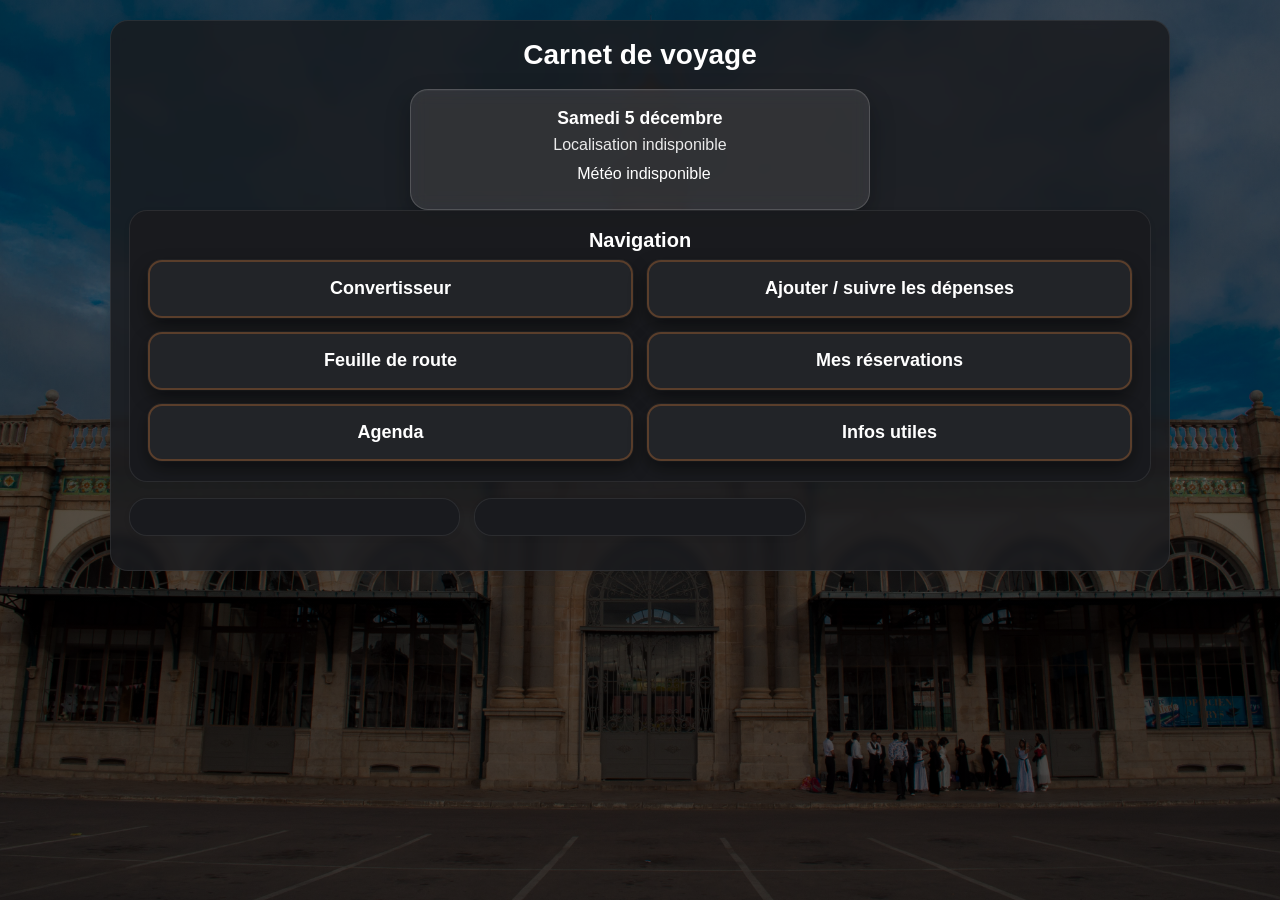
<file: index.html>
<!DOCTYPE html>
<html lang="fr">
<head>
 <meta charset="UTF-8" />
  <meta name="viewport" content="width=device-width, initial-scale=1.0" />
  <title>Madagascar 2026</title>

  <link rel="stylesheet" href="assets/css/style.css" />

  <link rel="manifest" href="manifest.json">
  <link rel="apple-touch-icon" href="icon-192.png">

  <meta name="apple-mobile-web-app-capable" content="yes">
  <meta name="theme-color" content="#1976d2">
  
  <style>

/* ===============================
PALETTE COULEUR
=============================== */

:root {
  --bg-main: #0f0f10;
  --bg-panel: rgba(27, 28, 31, 0.85);
  --bg-card: rgba(35, 37, 42, 0.92);

  --border-main: #5a3e2b;
  --border-soft: rgba(255,255,255,0.08);
}

/* ===============================
FOND AVEC IMAGE
=============================== */

body {

  margin: 0;
  font-family: Arial, sans-serif;

  background-image:
    linear-gradient(
      rgba(0,0,0,0.55),
      rgba(0,0,0,0.65)
    ),
    url("./assets/img/soarano.jpg");

  background-size: cover;
  background-position: center;
  background-repeat: no-repeat;

  /* dynamique desktop */

  background-attachment: fixed;

}

/* mobile stabilité */

@media (max-width: 768px) {

  body {
    background-attachment: scroll;
  }

}

/* ===============================
TOUTES LES POLICES EN BLANC
=============================== */

* {
  color: #ffffff !important;
}

/* ===============================
MISE EN PAGE
=============================== */

.page {
  max-width: 1100px;
  margin: auto;
  padding: 20px;
}

/* ===============================
PANELS
=============================== */

.panel,
.summary-card,
.today-banner,
.hero {

 text-align: center;
 
 background: var(--bg-panel);

  border: 1px solid var(--border-soft);

  border-radius: 18px;

  padding: 18px;

  margin-bottom: 16px;

  backdrop-filter: blur(4px);

}

/* ===============================
GRILLES
=============================== */

.nav-grid {

  display: grid;

  grid-template-columns: repeat(2, 1fr);

  gap: 14px;

}

.grid-2 {

  display: grid;

  grid-template-columns: repeat(2, 1fr);

  gap: 16px;

}

.grid-3 {

  display: grid;

  grid-template-columns: repeat(3, 1fr);

  gap: 14px;

}

/* responsive */

@media (max-width: 900px) {

  .nav-grid,
  .grid-2,
  .grid-3 {

    grid-template-columns: 1fr;

  }

}

/* ===============================
BOUTONS NAVIGATION EN RELIEF
=============================== */

.nav-item {

  background: var(--bg-card);

  border: 2px solid var(--border-main);

  border-radius: 14px;

  padding: 16px;

  text-decoration: none;

  display: block;

  transition: all 0.15s ease;

  transform: translateY(-2px);

  box-shadow:

    0 8px 18px rgba(0,0,0,0.45),
    0 0 0 1px rgba(255,255,255,0.04);

}

/* hover */

.nav-item:hover {

  transform: translateY(-4px);

  box-shadow:

    0 12px 24px rgba(0,0,0,0.55);

}

/* pression tactile */

.nav-item:active {

  transform: translateY(1px);

  box-shadow:

    0 4px 10px rgba(0,0,0,0.35);

}

/* ===============================
FOOTER
=============================== */

.page-footer {

  text-align: center;

  padding: 20px;

  opacity: 0.7;

}

/* ===============================
BLOC DATE & MÉTÉO LOCALE
=============================== */

.local-weather-wrap {
  display: flex;
  justify-content: center;
  margin-top: 18px;
}

.local-weather-card {
  background: rgba(255,255,255,0.10);
  border: 1px solid rgba(255,255,255,0.16);
  border-radius: 18px;
  padding: 18px 22px;
  text-align: center;
  min-width: 290px;
  max-width: 460px;
  width: 100%;
  box-shadow:
    0 10px 24px rgba(0,0,0,0.28),
    inset 0 1px 0 rgba(255,255,255,0.04);
  backdrop-filter: blur(8px);
}

.local-weather-date {
  font-size: 1.1rem;
  font-weight: 700;
  line-height: 1.25;
  margin-bottom: 6px;
}

.local-weather-city {
  font-size: 1rem;
  opacity: 0.9;
  margin-bottom: 10px;
}

.local-weather-line {
  display: flex;
  align-items: center;
  justify-content: center;
  gap: 8px;
  flex-wrap: wrap;
  margin-bottom: 8px;
}

.local-weather-icon {
  font-size: 1.45rem;
  line-height: 1;
}

.local-weather-text {
  font-size: 1rem;
  line-height: 1.2;
}

.local-weather-minmax {
  font-size: 0.95rem;
  line-height: 1.2;
}

.local-weather-minmax .min-temp {
  color: #64b5f6 !important;
  font-weight: 700;
}

.local-weather-minmax .max-temp {
  color: #ffb74d !important;
  font-weight: 700;
}

@media (max-width: 480px) {
  .local-weather-card {
    min-width: auto;
    padding: 16px 14px;
  }

  .local-weather-date {
    font-size: 1rem;
  }

  .local-weather-city,
  .local-weather-text,
  .local-weather-minmax {
    font-size: 0.95rem;
  }
}

  </style>

</head>

<body>

<main class="page">

  <section class="hero">

    <h1>
      Carnet de voyage
    </h1>

    <div class="local-weather-wrap">
      <div class="local-weather-card">
        <div id="date" class="local-weather-date">Chargement...</div>
        <div id="city" class="local-weather-city"></div>

        <div class="local-weather-line">
          <span id="icon" class="local-weather-icon"></span>
          <span id="weather" class="local-weather-text"></span>
        </div>

        <div id="minmax" class="local-weather-minmax"></div>
      </div>
    </div>
 
  

  <section class="panel">

    <h2 class="section-title">
      Navigation
    </h2>

    <div class="nav-grid">

      <a class="nav-item" href="./pages/convertisseur.html">
        <strong>Convertisseur</strong>
      </a>

      <a class="nav-item" href="./pages/depenses.html">
        <strong>Ajouter / suivre les dépenses</strong>
      </a>

      <a class="nav-item" href="./pages/feuille-de-route.html">
        <strong>Feuille de route</strong>
      </a>

      <a class="nav-item" href="./pages/reservations.html">
        <strong>Mes réservations</strong>
      </a>

      <a class="nav-item" href="./pages/agenda.html">
        <strong>Agenda</strong>
      </a>

      <a class="nav-item" href="./pages/infos-utiles.html">
        <strong>Infos utiles</strong>
      </a>

    </div>

  </section>

   <section>
  <section class="grid-3">

    <div class="panel">
    </div>

    <div class="panel">
    </div>

  </section>

</main>

<script>
function formatDate() {
  const now = new Date();

  let text = now.toLocaleDateString("fr-FR", {
    weekday: "long",
    day: "numeric",
    month: "long"
  });

  text = text.charAt(0).toUpperCase() + text.slice(1);
  document.getElementById("date").textContent = text;
}

function weatherCodeToText(code) {
  const map = {
    0: "Ciel dégagé",
    1: "Principalement dégagé",
    2: "Partiellement nuageux",
    3: "Couvert",
    45: "Brouillard",
    48: "Brouillard givrant",
    51: "Bruine légère",
    53: "Bruine modérée",
    55: "Bruine dense",
    61: "Pluie faible",
    63: "Pluie modérée",
    65: "Pluie forte",
    71: "Neige faible",
    73: "Neige modérée",
    75: "Neige forte",
    80: "Averses faibles",
    81: "Averses modérées",
    82: "Averses fortes",
    95: "Orage"
  };

  return map[code] || "Météo inconnue";
}

function weatherIcon(code) {
  if (code === 0) return "☀️";
  if (code === 1 || code === 2) return "🌤️";
  if (code === 3) return "☁️";
  if (code === 45 || code === 48) return "🌫️";
  if ([51, 53, 55, 61, 63, 65, 80, 81, 82].includes(code)) return "🌧️";
  if ([71, 73, 75].includes(code)) return "❄️";
  if (code === 95) return "⛈️";
  return "🌤️";
}

function setWeatherFallback(messageCity = "Antananarivo", messageWeather = "Météo indisponible") {
  document.getElementById("city").textContent = messageCity;
  document.getElementById("weather").textContent = messageWeather;
  document.getElementById("icon").textContent = "🌤️";
  document.getElementById("minmax").textContent = "";
}

async function loadLocationName(lat, lon) {
  try {
    const response = await fetch(
      `https://nominatim.openstreetmap.org/reverse?format=jsonv2&lat=${lat}&lon=${lon}`
    );

    if (!response.ok) {
      throw new Error("Erreur géocodage");
    }

    const geoData = await response.json();

    const city =
      geoData.address.city ||
      geoData.address.town ||
      geoData.address.village ||
      geoData.address.municipality ||
      geoData.address.county ||
      "Lieu inconnu";

    document.getElementById("city").textContent = city;
  } catch {
    document.getElementById("city").textContent = "Localisation indisponible";
  }
}

async function loadWeather(lat, lon) {
  try {
    const response = await fetch(
      `https://api.open-meteo.com/v1/forecast?latitude=${lat}&longitude=${lon}&current=temperature_2m,weather_code&daily=temperature_2m_min,temperature_2m_max&timezone=auto`
    );

    if (!response.ok) {
      throw new Error("Erreur météo");
    }

    const data = await response.json();

    const temp = Math.round(data.current.temperature_2m);
    const code = data.current.weather_code;
    const min = Math.round(data.daily.temperature_2m_min[0]);
    const max = Math.round(data.daily.temperature_2m_max[0]);

    document.getElementById("icon").textContent = weatherIcon(code);
    document.getElementById("weather").textContent = `${temp}° ${weatherCodeToText(code)}`;
    document.getElementById("minmax").innerHTML =
      `Min : <span class="min-temp">${min}°</span> Max : <span class="max-temp">${max}°</span>`;
  } catch {
    document.getElementById("weather").textContent = "Météo indisponible";
    document.getElementById("icon").textContent = "";
    document.getElementById("minmax").textContent = "";
  }
}

async function initWeather(lat, lon) {
  await Promise.all([
    loadLocationName(lat, lon),
    loadWeather(lat, lon)
  ]);
}

formatDate();

if (navigator.geolocation) {
  navigator.geolocation.getCurrentPosition(
    (position) => {
      initWeather(position.coords.latitude, position.coords.longitude);
    },
    () => {
      initWeather(-18.8792, 47.5079);
    },
    {
      enableHighAccuracy: true,
      timeout: 10000,
      maximumAge: 600000
    }
  );
} else {
  initWeather(-18.8792, 47.5079);
}
</script>

<script src="assets/js/app.js"></script>

</body>
</html>
</file>
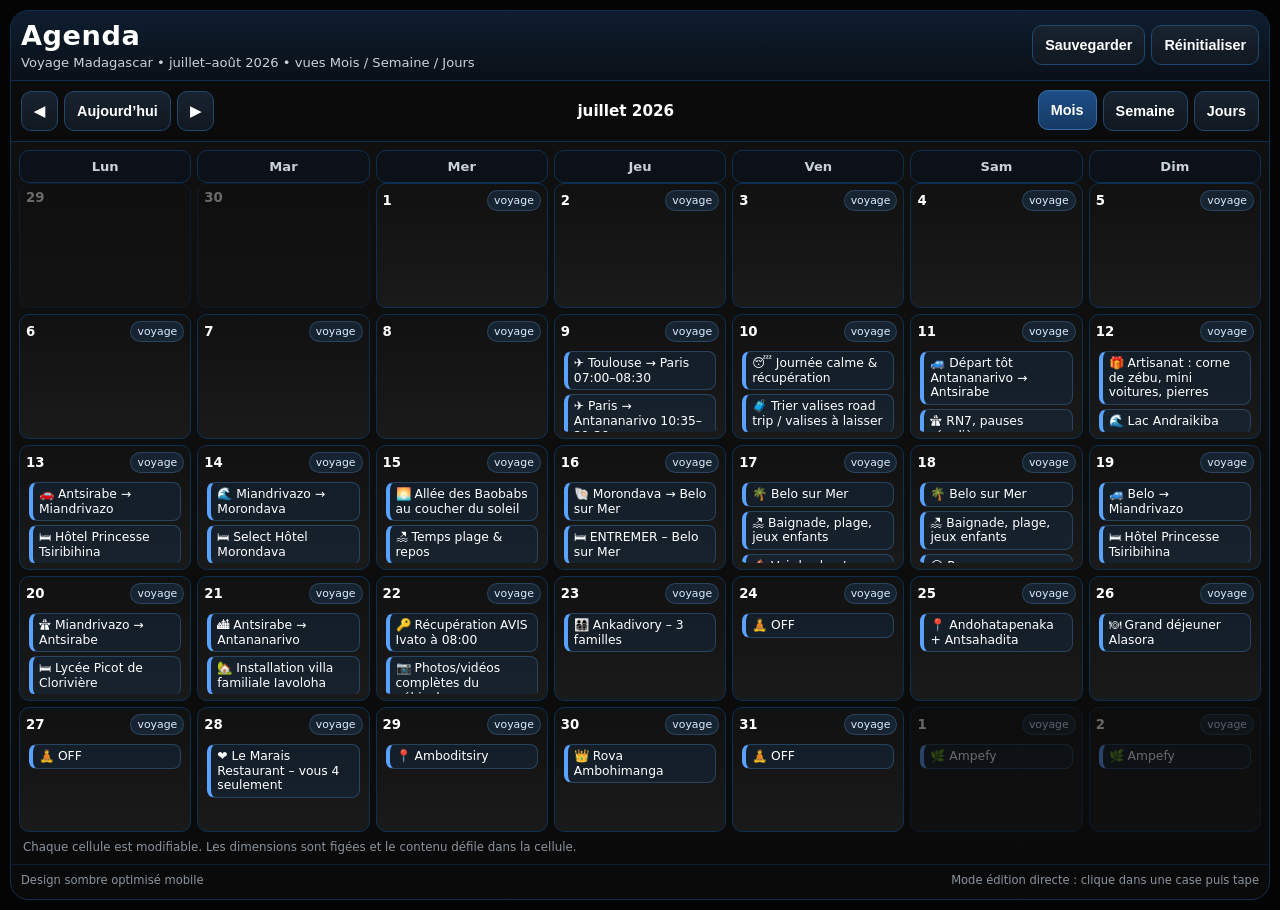
<file: pages/agenda.html>
<!DOCTYPE html>
<html lang="fr">
<head>
  <meta charset="UTF-8" />
  <meta name="viewport" content="width=device-width, initial-scale=1.0" />
  <title>Agenda</title>
  <style>
    :root {
      --bg: #050505;
      --panel: #111111;
      --panel-2: #1a1a1a;
      --border: #0f2f52;
      --border-2: #20486f;
      --text: #ffffff;
      --muted: #c9d1d9;
      --soft: #8b949e;
      --accent: #153a63;
      --accent-2: #1d4f86;
      --today: #0c2238;
      --shadow: 0 10px 30px rgba(0, 0, 0, 0.35);
      --radius: 14px;
      --radius-sm: 10px;
      --font: Inter, ui-sans-serif, system-ui, -apple-system, BlinkMacSystemFont, "Segoe UI", sans-serif;
      --month-cell-height: 125px;
      --week-cell-height: 72px;
      --day-cell-height: 68vh;
    }

    * {
      box-sizing: border-box;
    }

    html, body {
      margin: 0;
      padding: 0;
      min-height: 100%;
      background: var(--bg);
      color: var(--text);
      font-family: var(--font);
    }

    body {
      padding: 10px;
    }

    .app {
      width: 100%;
      max-width: 1440px;
      margin: 0 auto;
      display: grid;
      gap: 10px;
    }

    .shell {
      background: linear-gradient(180deg, rgba(17, 17, 17, 0.98), rgba(10, 10, 10, 0.98));
      border: 1px solid var(--border);
      border-radius: 18px;
      overflow: hidden;
      box-shadow: var(--shadow);
    }

    .topbar {
      display: grid;
      grid-template-columns: 1fr auto;
      gap: 10px;
      align-items: center;
      padding: 10px;
      border-bottom: 1px solid var(--border);
      background: linear-gradient(180deg, rgba(14, 30, 49, 0.95), rgba(10, 16, 24, 0.95));
    }

    .title-wrap {
      min-width: 0;
    }

    h1 {
      margin: 0;
      font-size: clamp(1.1rem, 2.8vw, 1.7rem);
      line-height: 1.1;
      letter-spacing: 0.02em;
      color: var(--text);
    }

    .subtitle {
      margin-top: 4px;
      color: var(--muted);
      font-size: 0.82rem;
      white-space: nowrap;
      overflow: hidden;
      text-overflow: ellipsis;
    }

    .actions,
    .nav-group,
    .view-group {
      display: flex;
      flex-wrap: wrap;
      gap: 6px;
    }

    .actions {
      justify-content: flex-end;
    }

    button {
      appearance: none;
      border: 1px solid var(--border-2);
      background: linear-gradient(180deg, #18232f, #111821);
      color: var(--text);
      border-radius: 10px;
      padding: 8px 12px;
      font-size: 0.9rem;
      font-weight: 700;
      cursor: pointer;
      min-height: 40px;
      transition: 0.15s ease;
      white-space: nowrap;
    }

    button:hover,
    button.active {
      background: linear-gradient(180deg, var(--accent-2), var(--accent));
      border-color: #356caa;
      transform: translateY(-1px);
    }

    .toolbar {
      display: grid;
      grid-template-columns: auto 1fr auto;
      gap: 8px;
      padding: 10px;
      border-bottom: 1px solid var(--border);
      background: rgba(10, 10, 10, 0.9);
      align-items: center;
    }

    .range-label {
      text-align: center;
      color: var(--text);
      font-size: 0.95rem;
      font-weight: 700;
      padding: 0 6px;
      overflow: hidden;
      text-overflow: ellipsis;
      white-space: nowrap;
    }

    .calendar {
      padding: 8px;
      overflow-x: auto;
    }

    .grid,
    .month-header,
    .week-header,
    .day-view {
      display: grid;
      gap: 6px;
    }

    .month-header,
    .month-grid {
      grid-template-columns: repeat(7, minmax(130px, 1fr));
      min-width: 910px;
    }

    .week-header,
    .week-grid {
      grid-template-columns: 60px repeat(7, minmax(120px, 1fr));
      min-width: 960px;
    }

    .weekday,
    .hour,
    .day-col-title,
    .day-title {
      background: #0b1117;
      border: 1px solid var(--border);
      color: var(--muted);
      border-radius: 10px;
      text-align: center;
      font-weight: 700;
      padding: 8px 4px;
      font-size: 0.82rem;
    }

    .month-cell,
    .week-cell,
    .day-cell {
      background: linear-gradient(180deg, var(--panel), var(--panel-2));
      border: 1px solid var(--border);
      border-radius: var(--radius-sm);
      overflow: hidden;
      display: flex;
      flex-direction: column;
      gap: 6px;
    }

    .month-cell {
      height: var(--month-cell-height);
      min-height: var(--month-cell-height);
      padding: 6px;
    }

    .week-cell {
      height: var(--week-cell-height);
      min-height: var(--week-cell-height);
      padding: 5px;
    }

    .day-cell {
      height: var(--day-cell-height);
      min-height: var(--day-cell-height);
      padding: 10px;
    }

    .month-cell.outside {
      opacity: 0.38;
    }

    .month-cell.today,
    .week-cell.today,
    .day-cell.today,
    .day-title.today {
      background: linear-gradient(180deg, var(--today), #132235);
      border-color: #356caa;
    }

    .date-row {
      display: flex;
      justify-content: space-between;
      align-items: center;
      gap: 4px;
    }

    .date-num {
      font-size: 0.83rem;
      font-weight: 800;
      color: var(--text);
    }

    .badge {
      font-size: 0.68rem;
      padding: 3px 6px;
      border-radius: 999px;
      background: rgba(32, 72, 111, 0.35);
      border: 1px solid rgba(88, 142, 200, 0.3);
      color: #dbeafe;
      flex-shrink: 0;
    }

    .content {
      flex: 1;
      min-height: 0;
      width: 100%;
      outline: none;
      font-size: 0.77rem;
      line-height: 1.25;
      color: var(--text);
      overflow: auto;
      border-radius: 8px;
      padding: 3px;
      white-space: normal;
      word-break: break-word;
    }

    .content:focus {
      background: rgba(255, 255, 255, 0.03);
      box-shadow: inset 0 0 0 1px rgba(87, 153, 239, 0.35);
    }

    .event,
    .compact-entry {
      display: block;
      background: rgba(20, 58, 99, 0.28);
      border: 1px solid rgba(63, 113, 165, 0.45);
      border-left: 4px solid #5aa2ff;
      border-radius: 8px;
      color: var(--text);
      word-break: break-word;
      margin-bottom: 4px;
      line-height: 1.2;
    }

    .event {
      padding: 4px 6px;
    }

    .compact-entry {
      padding: 3px 5px;
      font-size: 0.7rem;
    }

    .hour {
      display: flex;
      align-items: flex-start;
      justify-content: center;
      height: var(--week-cell-height);
      min-height: var(--week-cell-height);
      padding-top: 8px;
    }

    .day-card {
      display: grid;
      gap: 6px;
    }

    .day-title {
      text-align: left;
      padding: 10px 12px;
      font-size: 0.95rem;
      color: var(--text);
      background: linear-gradient(180deg, #0d1823, #09121a);
    }

    .hint {
      padding: 0 12px 10px;
      color: var(--soft);
      font-size: 0.74rem;
    }

    .footer-bar {
      display: flex;
      justify-content: space-between;
      gap: 10px;
      padding: 8px 10px 12px;
      color: var(--soft);
      font-size: 0.72rem;
      border-top: 1px solid rgba(15, 47, 82, 0.55);
      flex-wrap: wrap;
    }

    @media (max-width: 940px) {
      .toolbar {
        grid-template-columns: 1fr;
      }

      .range-label {
        order: -1;
        text-align: left;
        padding: 0;
      }
    }

    @media (max-width: 700px) {
      body {
        padding: 6px;
      }

      .topbar {
        grid-template-columns: 1fr;
      }

      .actions {
        justify-content: flex-start;
      }

      button {
        padding: 7px 10px;
        min-height: 38px;
        font-size: 0.84rem;
      }

      .content {
        font-size: 0.73rem;
      }
    }
  </style>
</head>
<body>
  <div class="app">
    <div class="shell">
      <div class="topbar">
        <div class="title-wrap">
          <h1>Agenda</h1>
          <div class="subtitle">Voyage Madagascar • juillet–août 2026 • vues Mois / Semaine / Jours</div>
        </div>
        <div class="actions">
          <button id="saveBtn" title="Enregistrer les modifications">Sauvegarder</button>
          <button id="resetBtn" title="Revenir au préremplissage initial">Réinitialiser</button>
        </div>
      </div>

      <div class="toolbar">
        <div class="nav-group">
          <button id="prevBtn">◀</button>
          <button id="todayBtn">Aujourd’hui</button>
          <button id="nextBtn">▶</button>
        </div>
        <div class="range-label" id="rangeLabel"></div>
        <div class="view-group">
          <button class="view-btn active" data-view="month">Mois</button>
          <button class="view-btn" data-view="week">Semaine</button>
          <button class="view-btn" data-view="day">Jours</button>
        </div>
      </div>

      <div class="calendar" id="calendar"></div>
      <div class="hint">Chaque cellule est modifiable. Les dimensions sont figées et le contenu défile dans la cellule.</div>
      <div class="footer-bar">
        <div>Design sombre optimisé mobile</div>
        <div>Mode édition directe : clique dans une case puis tape</div>
      </div>
    </div>
  </div>

  <script>
    const STORAGE_KEY = 'agenda-madagascar-2026-v1';
    const TODAY = new Date();
    TODAY.setHours(12, 0, 0, 0);
    const START = new Date('2026-07-01T12:00:00');
    const END = new Date('2026-08-10T12:00:00');

    const monthNames = [
      'janvier', 'février', 'mars', 'avril', 'mai', 'juin',
      'juillet', 'août', 'septembre', 'octobre', 'novembre', 'décembre'
    ];
    const dayNames = ['Lun', 'Mar', 'Mer', 'Jeu', 'Ven', 'Sam', 'Dim'];

    const intelligentPrefill = {
      '2026-07-09': [
        '✈️ Toulouse → Paris 07:00–08:30',
        '✈️ Paris → Antananarivo 10:35–21:20',
        '🛂 Immigration, visa, bagages, accueil famille',
        '🚐 Transfert hébergement',
        '🛏 Nuit chez Aurélien'
      ],
      '2026-07-10': [
        '😴 Journée calme & récupération',
        '🧳 Trier valises road trip / valises à laisser',
        '🎒 Préparer sacs enfants : jeux, audio, surprises',
        '🧭 Brief road trip avec Rina',
        '🚶 Courte promenade de quartier'
      ],
      '2026-07-11': [
        '🚙 Départ tôt Antananarivo → Antsirabe',
        '🛣 RN7, pauses régulières',
        '🛏 Lycée Picot de Clorivière'
      ],
      '2026-07-12': [
        '🎁 Artisanat : corne de zébu, mini voitures, pierres',
        '🌊 Lac Andraikiba',
        '🛍 Souvenirs ciblés famille',
        '🧒 Temps libre enfants'
      ],
      '2026-07-13': ['🚗 Antsirabe → Miandrivazo', '🛏 Hôtel Princesse Tsiribihina'],
      '2026-07-14': ['🌊 Miandrivazo → Morondava', '🛏 Select Hôtel Morondava'],
      '2026-07-15': ['🌅 Allée des Baobabs au coucher du soleil', '🏖 Temps plage & repos'],
      '2026-07-16': ['🐚 Morondava → Belo sur Mer', '🛏 ENTREMER – Belo sur Mer'],
      '2026-07-17': ['🌴 Belo sur Mer', '🏖 Baignade, plage, jeux enfants', '⛵ Voir les boutres en construction', '😌 Repos'],
      '2026-07-18': ['🌴 Belo sur Mer', '🏖 Baignade, plage, jeux enfants', '😌 Repos'],
      '2026-07-19': ['🚙 Belo → Miandrivazo', '🛏 Hôtel Princesse Tsiribihina'],
      '2026-07-20': ['🛣 Miandrivazo → Antsirabe', '🛏 Lycée Picot de Clorivière', '📌 Aurélien en congé à partir d’aujourd’hui'],
      '2026-07-21': ['🏙 Antsirabe → Antananarivo', '🏡 Installation villa familiale Iavoloha', '🛏 Appartement IIT 18D Mboohmanga'],
      '2026-07-22': ['🔑 Récupération AVIS Ivato à 08:00', '📷 Photos/vidéos complètes du véhicule', '📄 Vérification contrat & franchise', '🧘 OFF'],
      '2026-07-23': ['👨‍👩‍👧‍👦 Ankadivory – 3 familles'],
      '2026-07-24': ['🧘 OFF'],
      '2026-07-25': ['📍 Andohatapenaka + Antsahadita'],
      '2026-07-26': ['🍽 Grand déjeuner Alasora'],
      '2026-07-27': ['🧘 OFF'],
      '2026-07-28': ['❤️ Le Marais Restaurant – vous 4 seulement'],
      '2026-07-29': ['📍 Amboditsiry'],
      '2026-07-30': ['👑 Rova Ambohimanga'],
      '2026-07-31': ['🧘 OFF'],
      '2026-08-01': ['🌿 Ampefy'],
      '2026-08-02': ['🌿 Ampefy'],
      '2026-08-03': ['🧘 OFF'],
      '2026-08-04': ['🌳 Départ pour Andasibe', '🛏 Longoza Ecolodge'],
      '2026-08-05': ['🌳 Andasibe', '🦎 Nature / détente / famille'],
      '2026-08-06': ['🌳 Andasibe', '🛏 Longoza Ecolodge'],
      '2026-08-07': ['🧘 OFF'],
      '2026-08-08': ['👋 Derniers au revoir'],
      '2026-08-09': ['🚗 16:30 départ Iavoloha', '🚙 18:00 restitution AVIS Ivato', '🍽 18:45 dîner léger', '🛄 21:00 enregistrement', '👋 22:30 au revoir famille'],
      '2026-08-10': ['✈️ 00:25 TANA → Paris', '✈️ 12:10 Paris → Toulouse', '🏁 Arrivée Toulouse 13:35']
    };

    function clonePrefill() {
      return JSON.parse(JSON.stringify(intelligentPrefill));
    }

    function loadData() {
      const raw = localStorage.getItem(STORAGE_KEY);
      if (!raw) return clonePrefill();

      try {
        return { ...clonePrefill(), ...JSON.parse(raw) };
      } catch (error) {
        console.warn('Impossible de lire le stockage local, retour au préremplissage.', error);
        return clonePrefill();
      }
    }

    let agendaData = loadData();
    let currentDate = new Date('2026-07-01T12:00:00');
    let view = 'month';

    const calendar = document.getElementById('calendar');
    const rangeLabel = document.getElementById('rangeLabel');
    const viewButtons = document.querySelectorAll('.view-btn');

    function saveData() {
      localStorage.setItem(STORAGE_KEY, JSON.stringify(agendaData));
    }

    function formatKey(date) {
      return new Date(date.getTime() - date.getTimezoneOffset() * 60000)
        .toISOString()
        .slice(0, 10);
    }

    function isSameDay(a, b) {
      return a.getFullYear() === b.getFullYear()
        && a.getMonth() === b.getMonth()
        && a.getDate() === b.getDate();
    }

    function addDays(date, days) {
      const d = new Date(date);
      d.setDate(d.getDate() + days);
      return d;
    }

    function startOfWeek(date) {
      const d = new Date(date);
      const day = (d.getDay() + 6) % 7;
      d.setDate(d.getDate() - day);
      d.setHours(12, 0, 0, 0);
      return d;
    }

    function endOfWeek(date) {
      return addDays(startOfWeek(date), 6);
    }

    function monthLabel(date) {
      return `${monthNames[date.getMonth()]} ${date.getFullYear()}`;
    }

    function fullDateLabel(date) {
      const day = dayNames[(date.getDay() + 6) % 7];
      return `${day} ${date.getDate()} ${monthNames[date.getMonth()]} ${date.getFullYear()}`;
    }

    function ensureArray(key) {
      if (!agendaData[key]) agendaData[key] = [];
      if (!Array.isArray(agendaData[key])) agendaData[key] = [String(agendaData[key])];
      return agendaData[key];
    }

    function escapeHtml(str) {
      return String(str)
        .replace(/&/g, '&amp;')
        .replace(/</g, '&lt;')
        .replace(/>/g, '&gt;')
        .replace(/"/g, '&quot;')
        .replace(/'/g, '&#039;');
    }

    function contentToHTML(items, compact = false) {
      if (!items || !items.length) return '';
      return items.map((item) => {
        const safe = escapeHtml(item);
        return compact
          ? `<div class="compact-entry">${safe}</div>`
          : `<div class="event">${safe}</div>`;
      }).join('');
    }

    function parseEditableContent(html) {
      const temp = document.createElement('div');
      temp.innerHTML = html;

      const blocks = [...temp.querySelectorAll('.event, .compact-entry')]
        .map((el) => (el.textContent || '').trim())
        .filter(Boolean);

      if (blocks.length) return blocks;

      return (temp.innerText || temp.textContent || '')
        .split('\n')
        .map((s) => s.trim())
        .filter(Boolean);
    }

    function normalizeEditableHTML(el, compact = false) {
      const text = (el.innerText || el.textContent || '').trim();
      if (!text) {
        el.innerHTML = '';
        return [];
      }

      const lines = text
        .split('\n')
        .map((s) => s.trim())
        .filter(Boolean);

      el.innerHTML = contentToHTML(lines, compact);
      return lines;
    }

    function render() {
      viewButtons.forEach((btn) => {
        btn.classList.toggle('active', btn.dataset.view === view);
      });

      if (view === 'month') renderMonth();
      if (view === 'week') renderWeek();
      if (view === 'day') renderDay();

      bindEditable();
    }

    function renderMonth() {
      rangeLabel.textContent = monthLabel(currentDate);
      const first = new Date(currentDate.getFullYear(), currentDate.getMonth(), 1, 12);
      const last = new Date(currentDate.getFullYear(), currentDate.getMonth() + 1, 0, 12);
      const start = startOfWeek(first);
      const end = endOfWeek(last);

      const header = `<div class="month-header">${dayNames.map((d) => `<div class="weekday">${d}</div>`).join('')}</div>`;
      let grid = '<div class="grid month-grid">';

      for (let d = new Date(start); d <= end; d = addDays(d, 1)) {
        const key = formatKey(d);
        const items = ensureArray(key);
        const outside = d.getMonth() !== currentDate.getMonth();
        const today = isSameDay(d, TODAY);
        const inTrip = d >= START && d <= END;

        grid += `
          <div class="month-cell ${outside ? 'outside' : ''} ${today ? 'today' : ''}" data-date="${key}">
            <div class="date-row">
              <div class="date-num">${d.getDate()}</div>
              ${inTrip ? '<div class="badge">voyage</div>' : ''}
            </div>
            <div class="content" contenteditable="true" spellcheck="false">${contentToHTML(items)}</div>
          </div>
        `;
      }

      grid += '</div>';
      calendar.innerHTML = header + grid;
    }

    function renderWeek() {
      const weekStart = startOfWeek(currentDate);
      const weekEnd = endOfWeek(currentDate);
      rangeLabel.textContent = `${fullDateLabel(weekStart)} → ${fullDateLabel(weekEnd)}`;

      const headerDays = [];
      for (let i = 0; i < 7; i += 1) {
        const d = addDays(weekStart, i);
        headerDays.push(`<div class="day-col-title">${dayNames[i]}<br>${d.getDate()}/${String(d.getMonth() + 1).padStart(2, '0')}</div>`);
      }

      const hourLabels = ['06h', '08h', '10h', '12h', '14h', '16h', '18h', '20h'];

      let html = `
        <div class="week-header">
          <div class="weekday">Heure</div>
          ${headerDays.join('')}
        </div>
        <div class="grid week-grid">
      `;

      hourLabels.forEach((hour, rowIndex) => {
        html += `<div class="hour">${hour}</div>`;

        for (let i = 0; i < 7; i += 1) {
          const d = addDays(weekStart, i);
          const key = formatKey(d);
          const items = ensureArray(key);
          const today = isSameDay(d, TODAY);
          const chunk = items.slice(rowIndex * 2, rowIndex * 2 + 2);

          html += `
            <div class="week-cell ${today ? 'today' : ''}" data-date="${key}">
              <div class="content" contenteditable="true" spellcheck="false">${contentToHTML(chunk, true)}</div>
            </div>
          `;
        }
      });

      html += '</div>';
      calendar.innerHTML = html;
    }

    function renderDay() {
      rangeLabel.textContent = fullDateLabel(currentDate);
      const days = [currentDate, addDays(currentDate, 1), addDays(currentDate, 2)];
      let html = '<div class="day-view">';

      days.forEach((d) => {
        const key = formatKey(d);
        const items = ensureArray(key);
        const today = isSameDay(d, TODAY);

        html += `
          <div class="day-card">
            <div class="day-title ${today ? 'today' : ''}">${fullDateLabel(d)}</div>
            <div class="day-cell ${today ? 'today' : ''}" data-date="${key}">
              <div class="content" contenteditable="true" spellcheck="false">${contentToHTML(items)}</div>
            </div>
          </div>
        `;
      });

      html += '</div>';
      calendar.innerHTML = html;
    }

    function placeCaretAtEnd(el) {
      const range = document.createRange();
      range.selectNodeContents(el);
      range.collapse(false);
      const sel = window.getSelection();
      sel.removeAllRanges();
      sel.addRange(range);
    }

    function bindEditable() {
      document.querySelectorAll('.content[contenteditable="true"]').forEach((el) => {
        el.addEventListener('focus', () => {
          const currentLines = parseEditableContent(el.innerHTML);
          el.innerText = currentLines.join('\n');
          requestAnimationFrame(() => placeCaretAtEnd(el));
        });

        el.addEventListener('blur', () => {
          const parent = el.closest('[data-date]');
          if (!parent) return;

          const key = parent.dataset.date;
          const compact = parent.classList.contains('week-cell');
          const lines = normalizeEditableHTML(el, compact);
          agendaData[key] = lines;
          saveData();
        });

        el.addEventListener('keydown', (e) => {
          if (e.key === 'Tab') {
            e.preventDefault();
            document.execCommand('insertText', false, '    ');
          }
        });
      });
    }

    document.getElementById('prevBtn').addEventListener('click', () => {
      if (view === 'month') currentDate = new Date(currentDate.getFullYear(), currentDate.getMonth() - 1, 1, 12);
      if (view === 'week') currentDate = addDays(currentDate, -7);
      if (view === 'day') currentDate = addDays(currentDate, -3);
      render();
    });

    document.getElementById('nextBtn').addEventListener('click', () => {
      if (view === 'month') currentDate = new Date(currentDate.getFullYear(), currentDate.getMonth() + 1, 1, 12);
      if (view === 'week') currentDate = addDays(currentDate, 7);
      if (view === 'day') currentDate = addDays(currentDate, 3);
      render();
    });

    document.getElementById('todayBtn').addEventListener('click', () => {
      currentDate = new Date(TODAY);
      render();
    });

    viewButtons.forEach((btn) => {
      btn.addEventListener('click', () => {
        view = btn.dataset.view;
        render();
      });
    });

    document.getElementById('saveBtn').addEventListener('click', () => {
      saveData();
      alert('Agenda sauvegardé dans ce navigateur.');
    });

    document.getElementById('resetBtn').addEventListener('click', () => {
      const ok = confirm('Réinitialiser toutes les modifications ?');
      if (!ok) return;
      agendaData = clonePrefill();
      saveData();
      render();
    });

    function runSelfTests() {
      console.assert(
        JSON.stringify(parseEditableContent('<div class="event">A</div><div class="event">B</div>')) === JSON.stringify(['A', 'B']),
        'Test parseEditableContent échoué'
      );

      console.assert(
        JSON.stringify((() => {
          const el = document.createElement('div');
          el.innerText = 'Alpha\nBeta\n\nGamma';
          return normalizeEditableHTML(el, false);
        })()) === JSON.stringify(['Alpha', 'Beta', 'Gamma']),
        'Test normalizeEditableHTML échoué'
      );

      console.assert(formatKey(new Date('2026-07-09T12:00:00')) === '2026-07-09', 'Test formatKey échoué');
      console.assert(isSameDay(TODAY, new Date(TODAY)), 'Test isSameDay sur TODAY échoué');
      console.assert(monthLabel(new Date('2026-07-15T12:00:00')) === 'juillet 2026', 'Test monthLabel échoué');
      console.assert(fullDateLabel(new Date('2026-07-09T12:00:00')).includes('9 juillet 2026'), 'Test fullDateLabel échoué');
      console.assert(isSameDay(startOfWeek(new Date('2026-07-09T12:00:00')), new Date('2026-07-06T12:00:00')), 'Test startOfWeek échoué');
      console.assert(isSameDay(endOfWeek(new Date('2026-07-09T12:00:00')), new Date('2026-07-12T12:00:00')), 'Test endOfWeek échoué');
      console.assert(contentToHTML(['X'], true).includes('compact-entry'), 'Test contentToHTML compact échoué');
      console.assert(contentToHTML(['X'], false).includes('event'), 'Test contentToHTML standard échoué');
    }

    runSelfTests();
    render();
  </script>
</body>
</html>
</file>
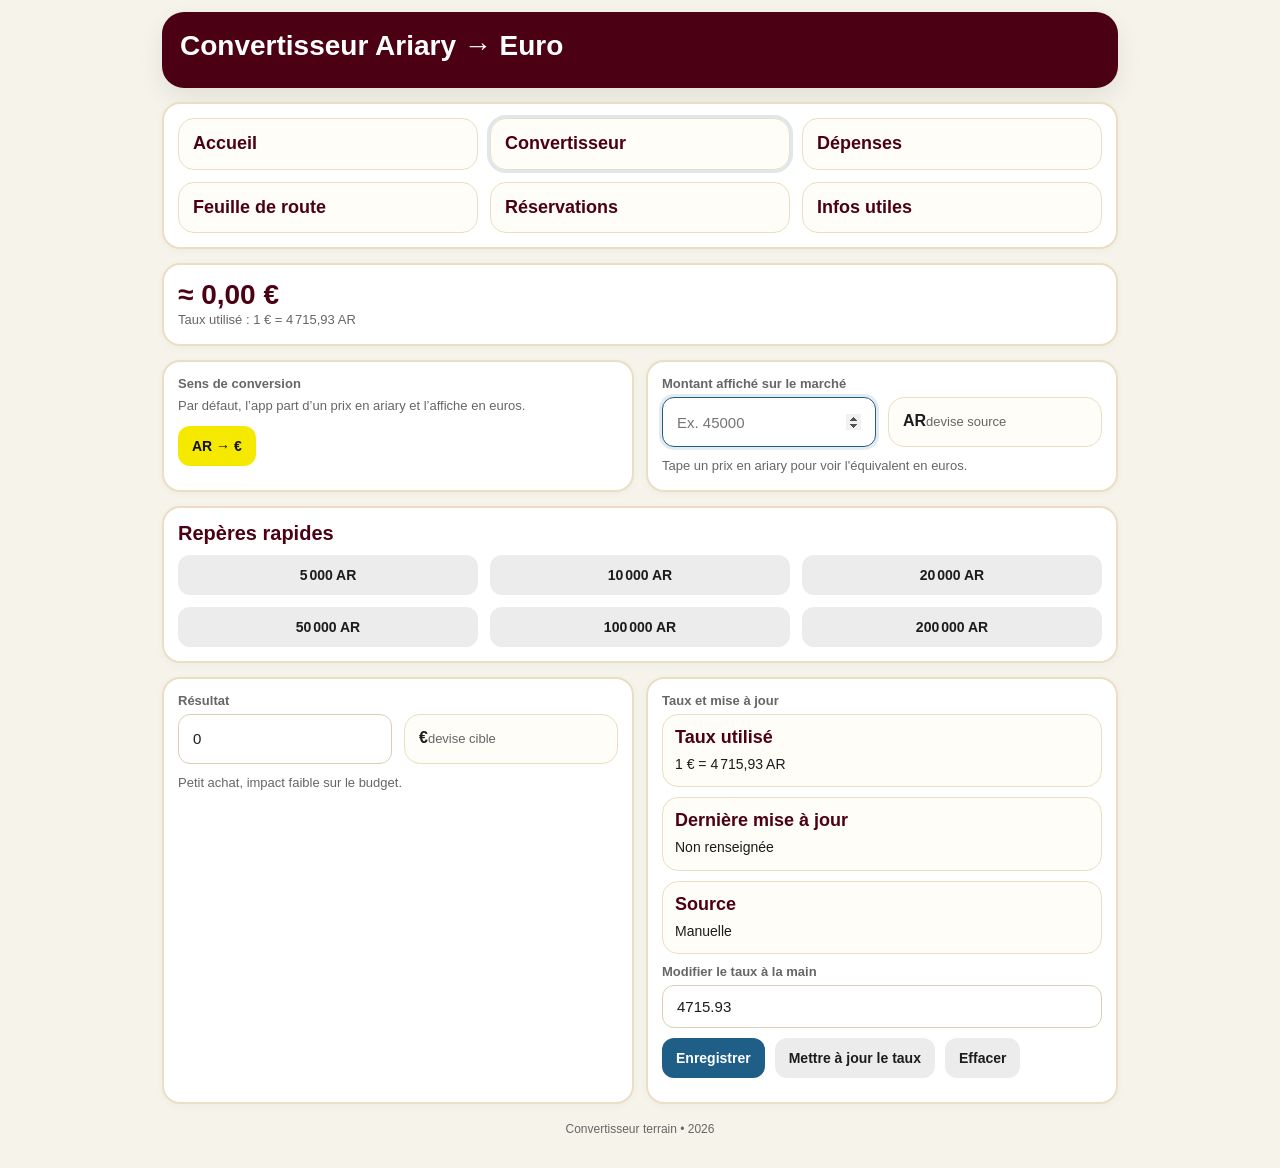
<file: pages/convertisseur.html>
<!DOCTYPE html>
<html lang="fr">
<head>
  <meta charset="UTF-8" />
  <meta name="viewport" content="width=device-width, initial-scale=1.0" />
  <title>Convertisseur - Suivi voyage Madagascar</title>
  <link rel="stylesheet" href="../assets/css/style.css" />
</head>
<body>

<main class="page">
  <section class="hero">
    <h1 id="mainTitle">Convertisseur Ariary → Euro</h1>
  </section>
  
<section class="nav-card">
  <div class="grid-3">
    <a data-nav class="nav-item" href="../index.html"><strong>Accueil</strong></a>
    <a data-nav class="nav-item" href="./convertisseur.html"><strong>Convertisseur</strong></a>
    <a data-nav class="nav-item" href="./depenses.html"><strong>Dépenses</strong></a>
    <a data-nav class="nav-item" href="./feuille-de-route.html"><strong>Feuille de route</strong></a>
    <a data-nav class="nav-item" href="./reservations.html"><strong>Réservations</strong></a>
    <a data-nav class="nav-item" href="./infos-utiles.html"><strong>Infos utiles</strong></a>
  </div>
</section>

  <section class="panel">
    <div class="kpi" id="headlineResult">≈ 0 €</div>
    <div class="note" id="headlineRate">Taux utilisé : 1 € = 4 715,93 AR</div>
  </section>

  <section class="grid-2">
    <div class="panel">
      <div class="field-label">Sens de conversion</div>
      <div class="note" id="modeDescription">Par défaut, l’app part d’un prix en ariary et l’affiche en euros.</div>
      <div style="margin-top:10px"><button type="button" class="btn btn-highlight" id="toggleModeBtn">AR → €</button></div>
    </div>
    <div class="panel">
      <div class="field-label" id="inputLabel">Montant affiché sur le marché</div>
      <div class="grid-2">
        <input id="sourceAmount" type="number" min="0" step="0.01" inputmode="decimal" placeholder="Ex. 45000" autofocus />
        <div class="mini-card"><strong id="sourceCurrency">AR</strong><span class="muted">devise source</span></div>
      </div>
      <div class="note" id="helperText" style="margin-top:10px">Tape un prix en ariary pour voir l'équivalent en euros.</div>
    </div>
  </section>

  <section class="panel">
    <h2 class="section-title">Repères rapides</h2>
    <div class="grid-3">
      <button type="button" class="btn btn-secondary quick-btn" data-ar="5000" data-eur="1">5 000 AR</button>
      <button type="button" class="btn btn-secondary quick-btn" data-ar="10000" data-eur="2">10 000 AR</button>
      <button type="button" class="btn btn-secondary quick-btn" data-ar="20000" data-eur="5">20 000 AR</button>
      <button type="button" class="btn btn-secondary quick-btn" data-ar="50000" data-eur="10">50 000 AR</button>
      <button type="button" class="btn btn-secondary quick-btn" data-ar="100000" data-eur="20">100 000 AR</button>
      <button type="button" class="btn btn-secondary quick-btn" data-ar="200000" data-eur="50">200 000 AR</button>
    </div>
  </section>

  <section class="grid-2">
    <div class="panel">
      <div class="field-label">Résultat</div>
      <div class="grid-2">
        <input id="targetAmount" type="text" value="0" readonly />
        <div class="mini-card"><strong id="targetCurrency">€</strong><span class="muted">devise cible</span></div>
      </div>
      <div class="note" id="decisionHint" style="margin-top:10px">Petit achat, impact faible sur le budget.</div>
    </div>
    <div class="panel">
      <div class="field-label">Taux et mise à jour</div>
      <div class="list">
        <div class="item"><h3>Taux utilisé</h3><p id="detailRate">1 € = 4 715,93 AR</p></div>
        <div class="item"><h3>Dernière mise à jour</h3><p id="lastUpdate">Non renseignée</p></div>
        <div class="item"><h3>Source</h3><p id="rateSource">Manuelle</p></div>
      </div>
      <div style="margin-top:10px">
        <label for="manualRate">Modifier le taux à la main</label>
        <input id="manualRate" type="number" min="0" step="0.01" inputmode="decimal" />
      </div>
      <div class="header-actions" style="margin-top:10px">
        <button type="button" class="btn btn-primary" id="saveRateBtn">Enregistrer</button>
        <button type="button" class="btn btn-secondary" id="refreshRateBtn">Mettre à jour le taux</button>
        <button type="button" class="btn btn-secondary" id="clearBtn">Effacer</button>
      </div>
      <div class="note" id="statusText" style="margin-top:10px"></div>
    </div>
  </section>
  <div class="page-footer">Convertisseur terrain • <span data-current-year></span></div>
</main>

<script src="../assets/js/app.js"></script>
<script src="../assets/js/convertisseur.js"></script>
</body>
</html>
</file>
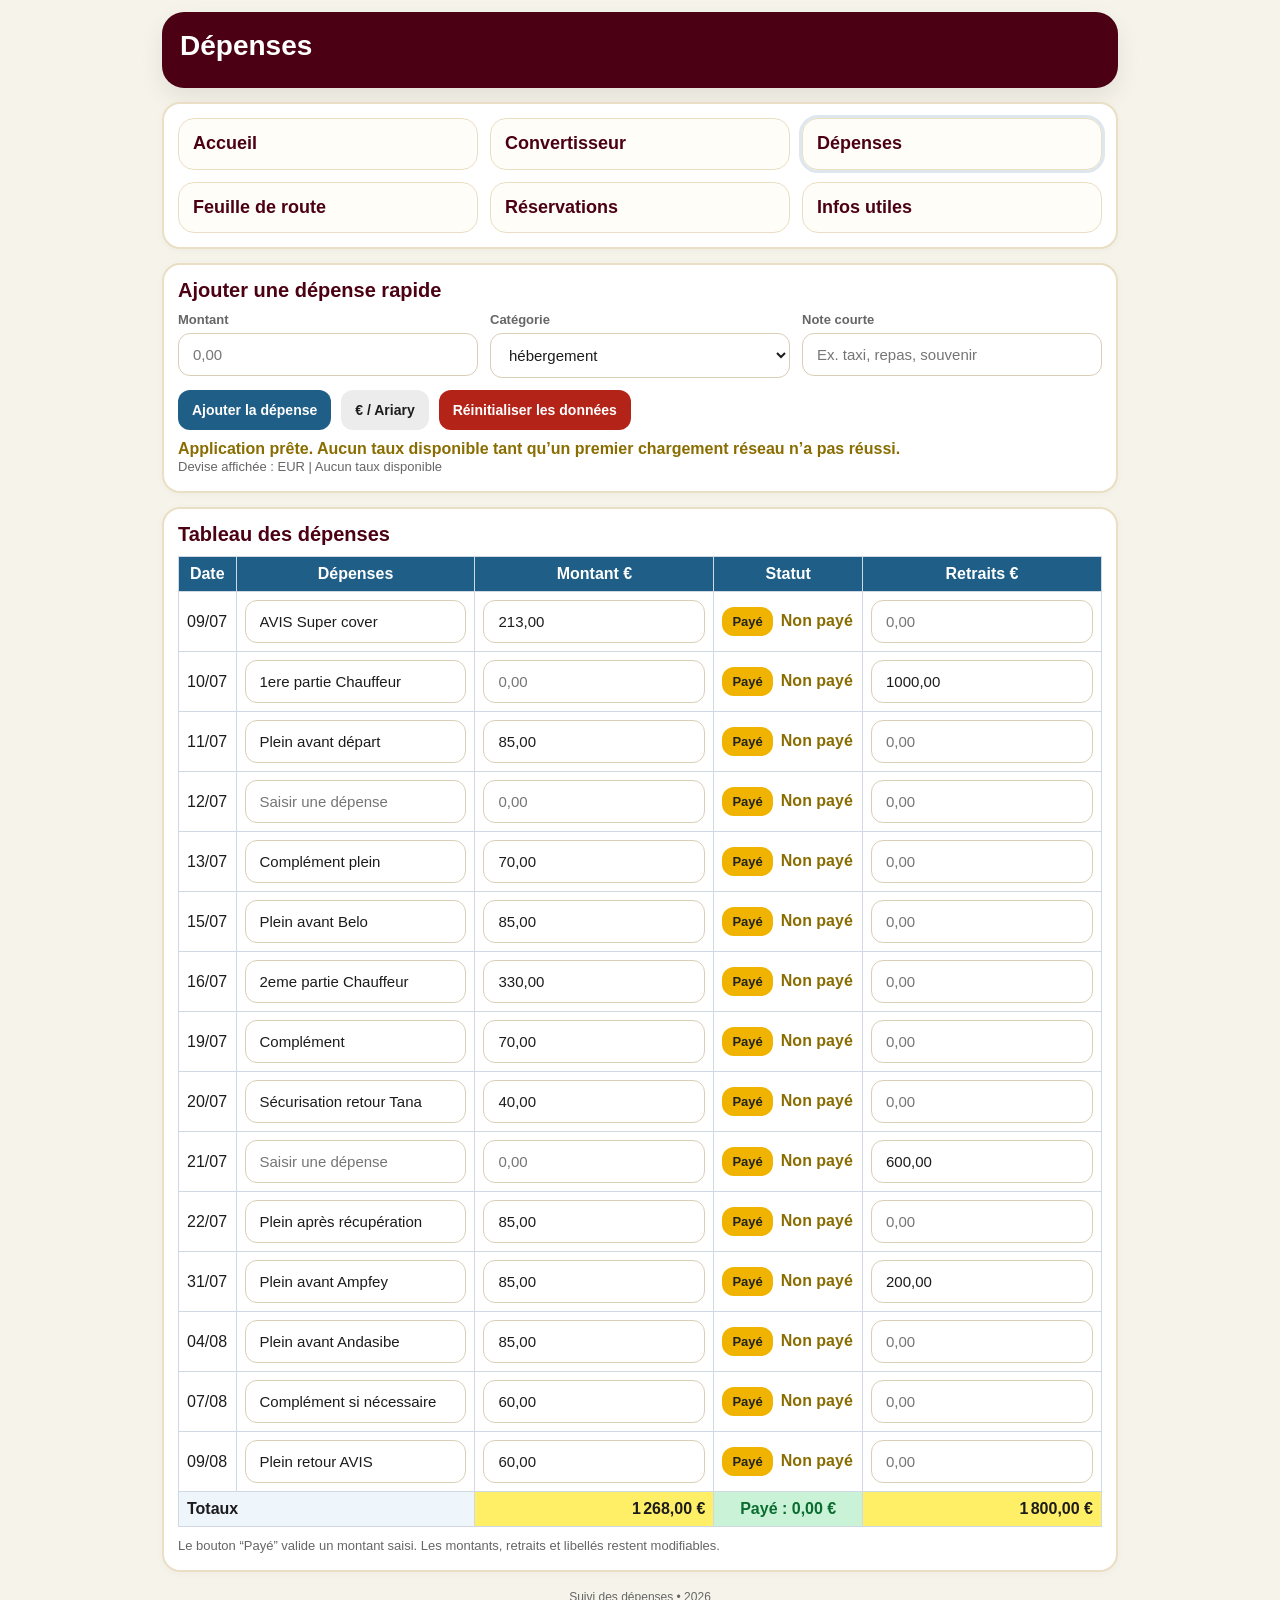
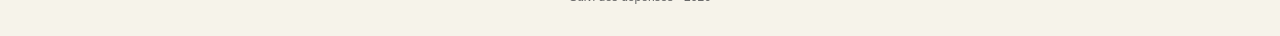
<file: pages/depenses.html>
<!DOCTYPE html>
<html lang="fr">
<head>
  <meta charset="UTF-8" />
  <meta name="viewport" content="width=device-width, initial-scale=1.0" />
  <title>Dépenses</title>
  <link rel="stylesheet" href="../assets/css/style.css" />
</head>
<body>

<main class="page">
  <section class="hero">
    <h1>Dépenses</h1>
  </section>
  
<section class="nav-card">
  <div class="grid-3">
    <a data-nav class="nav-item" href="../index.html"><strong>Accueil</strong></a>
    <a data-nav class="nav-item" href="./convertisseur.html"><strong>Convertisseur</strong></a>
    <a data-nav class="nav-item" href="./depenses.html"><strong>Dépenses</strong></a>
    <a data-nav class="nav-item" href="./feuille-de-route.html"><strong>Feuille de route</strong></a>
    <a data-nav class="nav-item" href="./reservations.html"><strong>Réservations</strong></a>
    <a data-nav class="nav-item" href="./infos-utiles.html"><strong>Infos utiles</strong></a>
  </div>
</section>

  <section class="panel">
    <h2 class="section-title">Ajouter une dépense rapide</h2>
    <form id="quickExpenseForm" class="grid-3">
      <div>
        <label for="quickAmount">Montant</label>
        <input id="quickAmount" type="text" placeholder="0,00" />
      </div>
      <div>
        <label for="quickCategory">Catégorie</label>
        <select id="quickCategory">
          <option>hébergement</option>
          <option>restauration</option>
          <option>transport</option>
          <option>activités</option>
          <option>achats</option>
          <option>imprévus</option>
        </select>
      </div>
      <div>
        <label for="quickNote">Note courte</label>
        <input id="quickNote" type="text" placeholder="Ex. taxi, repas, souvenir" />
      </div>
      <div class="header-actions" style="grid-column:1/-1">
        <button class="btn btn-primary" type="submit">Ajouter la dépense</button>
        <button class="btn btn-secondary" id="currencyButton" type="button">€ / Ariary</button>
        <button class="btn btn-warning" id="resetButton" type="button">Réinitialiser les données</button>
      </div>
    </form>
    <div id="saveStatus" class="note" style="margin-top:10px">Sauvegarde locale active.</div>
    <div id="rateInfo" class="note">Devise affichée : EUR</div>
  </section>

  <section class="panel">
    <h2 class="section-title">Tableau des dépenses</h2>
    <div class="table-wrap">
      <table id="depensesTable">
        <thead>
          <tr>
            <th>Date</th>
            <th>Dépenses</th>
            <th id="amountHeader">Montant €</th>
            <th>Statut</th>
            <th id="withdrawalHeader">Retraits €</th>
          </tr>
        </thead>
        <tbody id="tableBody"></tbody>
        <tfoot>
          <tr>
            <td colspan="2">Totaux</td>
            <td id="totalAmount" class="footer-value">0,00 €</td>
            <td id="totalPaid" class="footer-paid">Payé : 0,00 €</td>
            <td id="totalWithdrawal" class="footer-value">0,00 €</td>
          </tr>
        </tfoot>
      </table>
    </div>
    <div class="note" style="margin-top:10px">Le bouton “Payé” valide un montant saisi. Les montants, retraits et libellés restent modifiables.</div>
  </section>
  <div class="page-footer">Suivi des dépenses • <span data-current-year></span></div>
</main>

<script src="../assets/js/app.js"></script>
<script src="../assets/js/depenses.js"></script>
</body>
</html>
</file>
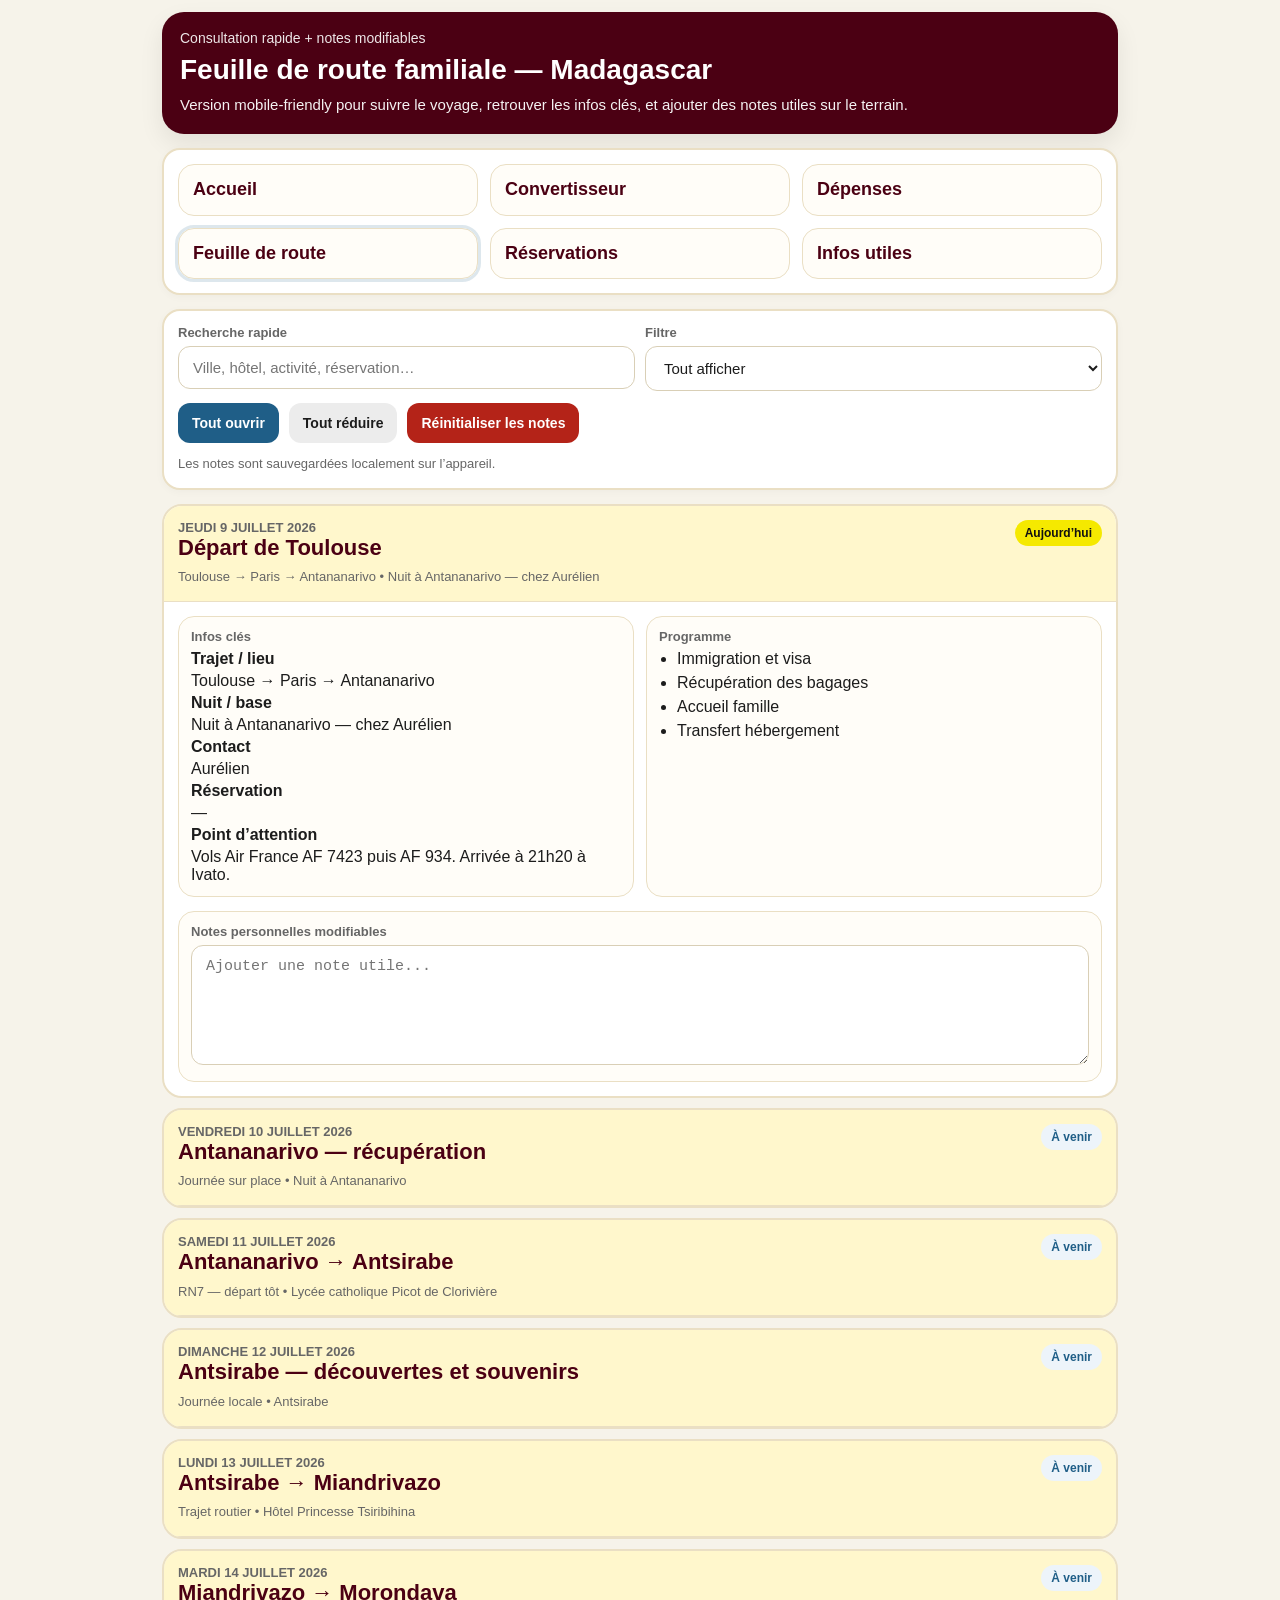
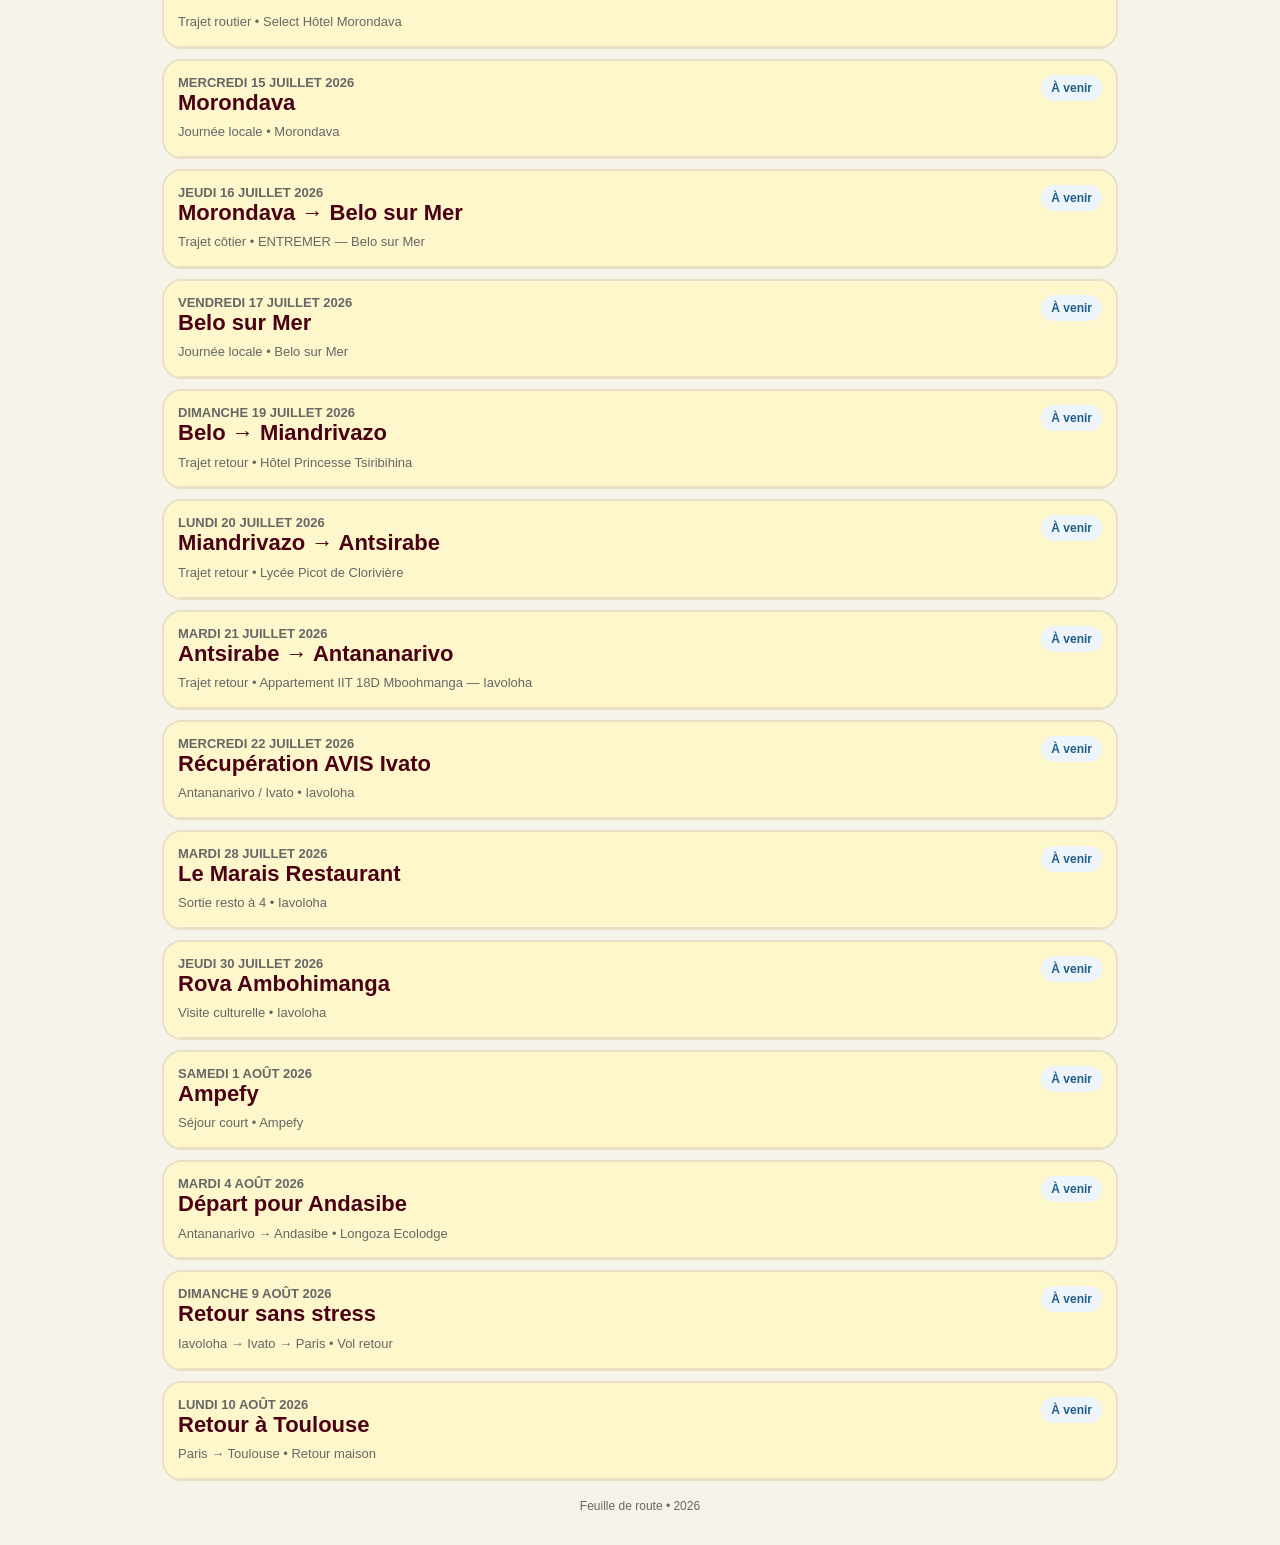
<file: pages/feuille-de-route.html>
<!DOCTYPE html>
<html lang="fr">
<head>
  <meta charset="UTF-8" />
  <meta name="viewport" content="width=device-width, initial-scale=1.0" />
  <title>Feuille de route - Suivi voyage Madagascar</title>
  <link rel="stylesheet" href="../assets/css/style.css" />
</head>
<body>

<main class="page">
  <section class="hero">
    <div class="eyebrow">Consultation rapide + notes modifiables</div>
    <h1>Feuille de route familiale — Madagascar</h1>
    <p>Version mobile-friendly pour suivre le voyage, retrouver les infos clés, et ajouter des notes utiles sur le terrain.</p>
  </section>
  
<section class="nav-card">
  <div class="grid-3">
    <a data-nav class="nav-item" href="../index.html"><strong>Accueil</strong></a>
    <a data-nav class="nav-item" href="./convertisseur.html"><strong>Convertisseur</strong></a>
    <a data-nav class="nav-item" href="./depenses.html"><strong>Dépenses</strong></a>
    <a data-nav class="nav-item" href="./feuille-de-route.html"><strong>Feuille de route</strong></a>
    <a data-nav class="nav-item" href="./reservations.html"><strong>Réservations</strong></a>
    <a data-nav class="nav-item" href="./infos-utiles.html"><strong>Infos utiles</strong></a>
  </div>
</section>

  <section class="panel toolbar">
    <div class="toolbar-top">
      <div>
        <label for="searchInput">Recherche rapide</label>
        <input id="searchInput" type="text" placeholder="Ville, hôtel, activité, réservation…" />
      </div>
      <div>
        <label for="filterSelect">Filtre</label>
        <select id="filterSelect">
          <option value="all">Tout afficher</option>
          <option value="today">Aujourd’hui</option>
          <option value="upcoming">À venir</option>
          <option value="withReservation">Avec réservation</option>
        </select>
      </div>
    </div>
    <div class="toolbar-actions">
      <button type="button" class="btn btn-primary" id="expandAllBtn">Tout ouvrir</button>
      <button type="button" class="btn btn-secondary" id="collapseAllBtn">Tout réduire</button>
      <button type="button" class="btn btn-warning" id="resetNotesBtn">Réinitialiser les notes</button>
    </div>
    <div class="note" id="saveStatus">Les notes sont sauvegardées localement sur l’appareil.</div>
  </section>
  <section id="routeList" class="list"></section>
  <div class="page-footer">Feuille de route • <span data-current-year></span></div>
</main>

<script src="../assets/js/app.js"></script>
<script src="../assets/js/feuille-route.js"></script>
</body>
</html>
</file>
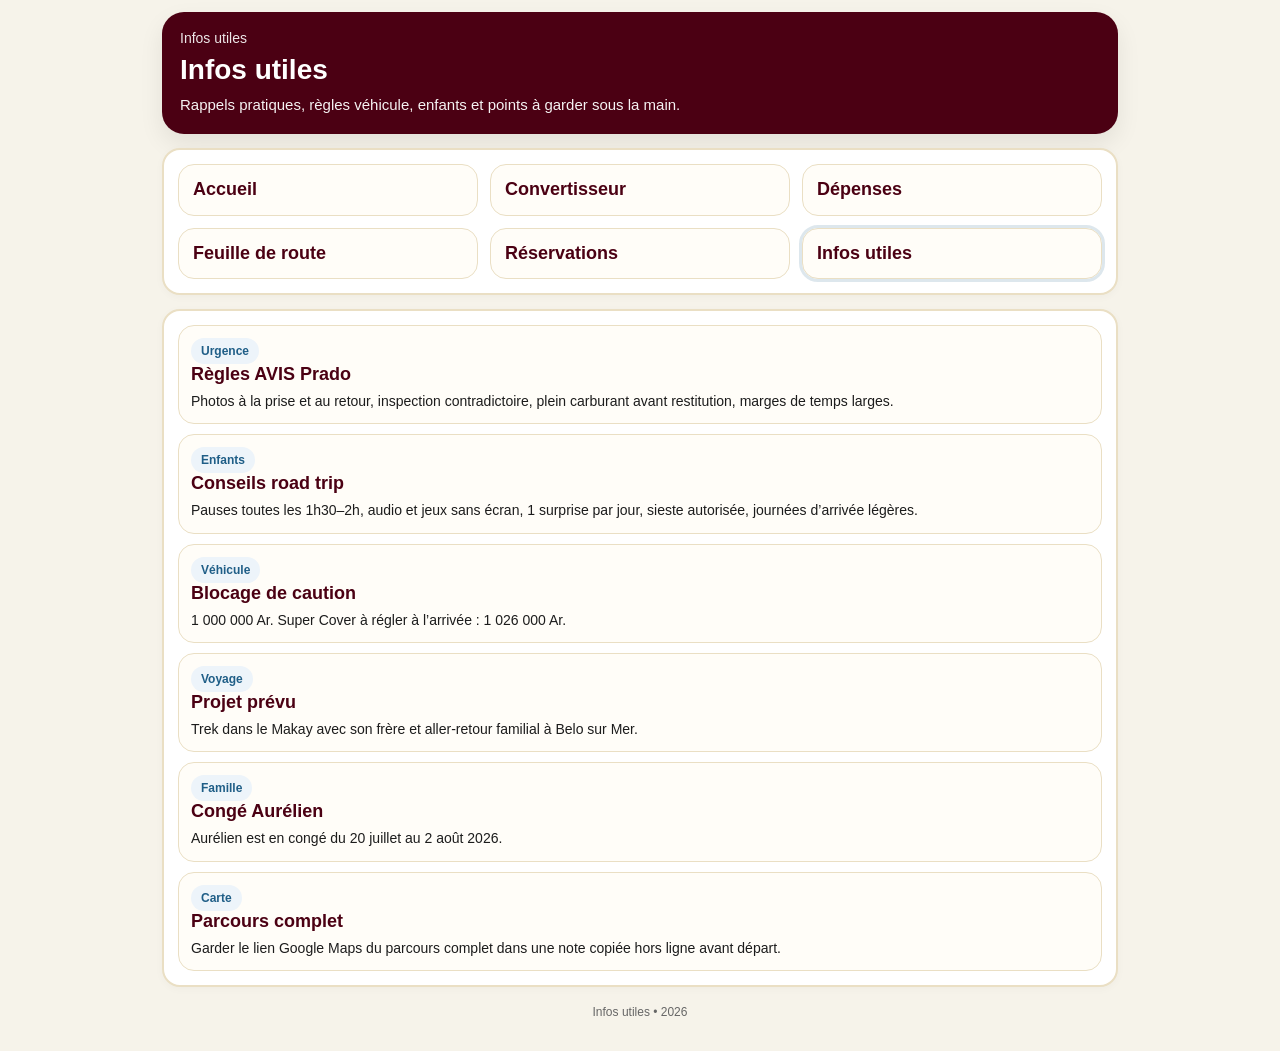
<file: pages/infos-utiles.html>
<!DOCTYPE html>
<html lang="fr">
<head>
  <meta charset="UTF-8" />
  <meta name="viewport" content="width=device-width, initial-scale=1.0" />
  <title>Infos utiles - Suivi voyage Madagascar</title>
  <link rel="stylesheet" href="../assets/css/style.css" />
</head>
<body>

<main class="page">
  <section class="hero">
    <div class="eyebrow">Infos utiles</div>
    <h1>Infos utiles</h1>
    <p>Rappels pratiques, règles véhicule, enfants et points à garder sous la main.</p>
  </section>
  
<section class="nav-card">
  <div class="grid-3">
    <a data-nav class="nav-item" href="../index.html"><strong>Accueil</strong></a>
    <a data-nav class="nav-item" href="./convertisseur.html"><strong>Convertisseur</strong></a>
    <a data-nav class="nav-item" href="./depenses.html"><strong>Dépenses</strong></a>
    <a data-nav class="nav-item" href="./feuille-de-route.html"><strong>Feuille de route</strong></a>
    <a data-nav class="nav-item" href="./reservations.html"><strong>Réservations</strong></a>
    <a data-nav class="nav-item" href="./infos-utiles.html"><strong>Infos utiles</strong></a>
  </div>
</section>


  <section class="panel">
    <div id="infosList" class="list"></div>
  </section>
  <div class="page-footer">Infos utiles • <span data-current-year></span></div>
</main>
<script>
document.addEventListener('DOMContentLoaded', async () => {
  const container = document.getElementById('infosList');
  const res = await fetch('../assets/data/infos-utiles.json');
  const data = await res.json();
  container.innerHTML = data.map(item => `
    <article class="item">
      <div class="badge badge-upcoming">${item.categorie}</div>
      <h3>${item.titre}</h3>
      <p>${item.contenu}</p>
    </article>
  `).join('');
});
</script>

<script src="../assets/js/app.js"></script>
</body>
</html>
</file>
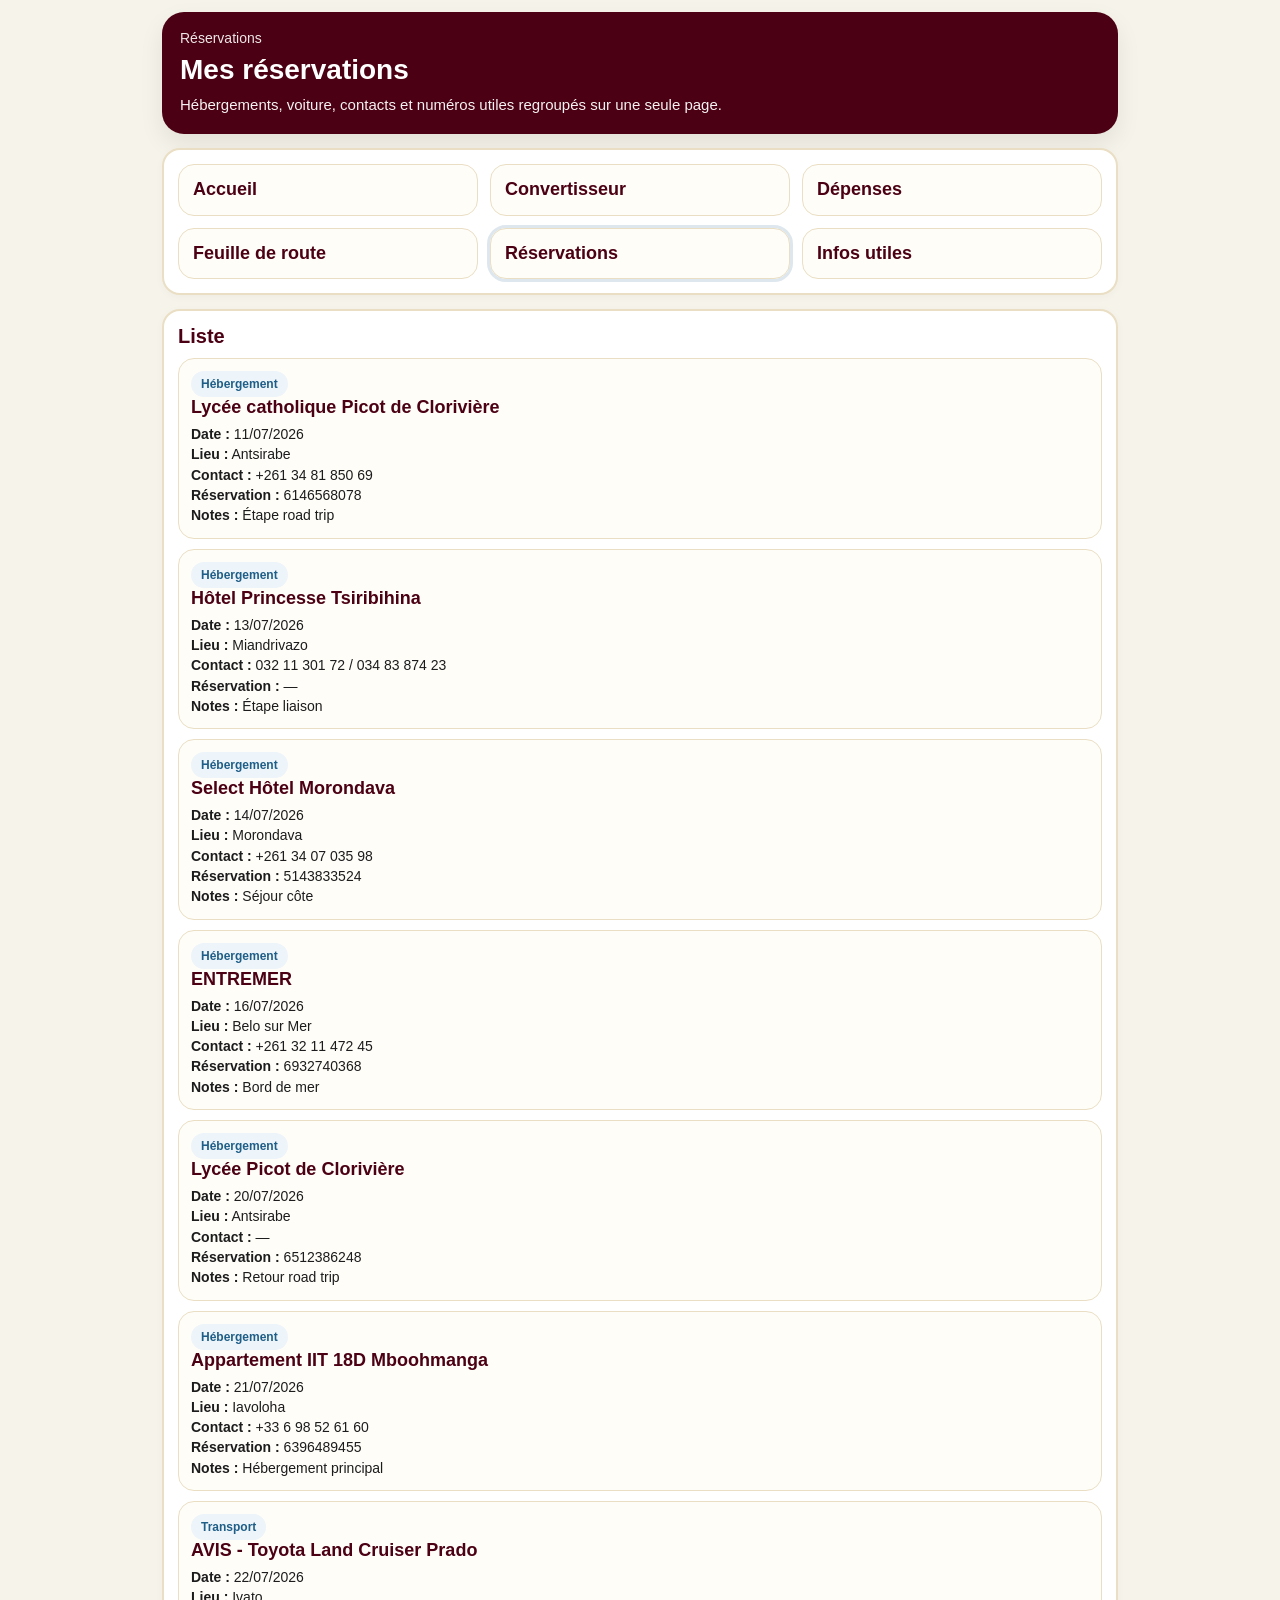
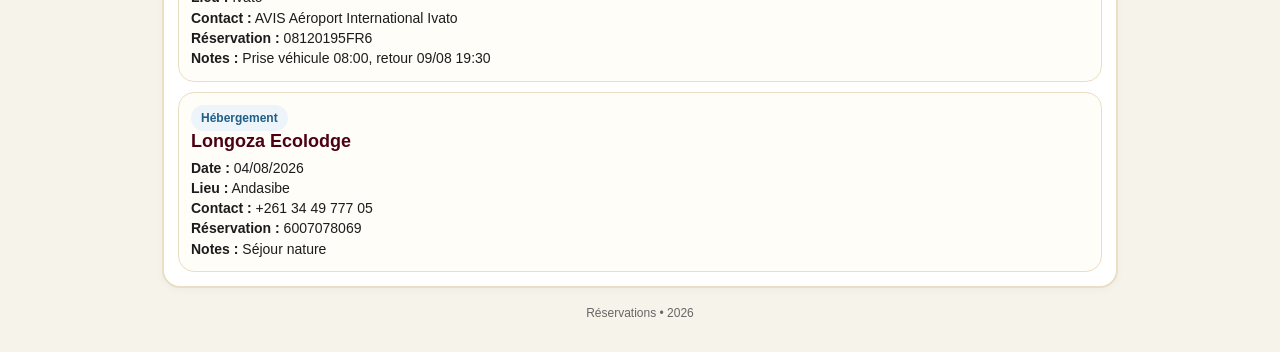
<file: pages/reservations.html>
<!DOCTYPE html>
<html lang="fr">
<head>
  <meta charset="UTF-8" />
  <meta name="viewport" content="width=device-width, initial-scale=1.0" />
  <title>Réservations - Suivi voyage Madagascar</title>
  <link rel="stylesheet" href="../assets/css/style.css" />
</head>
<body>

<main class="page">
  <section class="hero">
    <div class="eyebrow">Réservations</div>
    <h1>Mes réservations</h1>
    <p>Hébergements, voiture, contacts et numéros utiles regroupés sur une seule page.</p>
  </section>
  
<section class="nav-card">
  <div class="grid-3">
    <a data-nav class="nav-item" href="../index.html"><strong>Accueil</strong></a>
    <a data-nav class="nav-item" href="./convertisseur.html"><strong>Convertisseur</strong></a>
    <a data-nav class="nav-item" href="./depenses.html"><strong>Dépenses</strong></a>
    <a data-nav class="nav-item" href="./feuille-de-route.html"><strong>Feuille de route</strong></a>
    <a data-nav class="nav-item" href="./reservations.html"><strong>Réservations</strong></a>
    <a data-nav class="nav-item" href="./infos-utiles.html"><strong>Infos utiles</strong></a>
  </div>
</section>


  <section class="panel">
    <h2 class="section-title">Liste</h2>
    <div id="reservationsList" class="list"></div>
  </section>
  <div class="page-footer">Réservations • <span data-current-year></span></div>
</main>
<script>
document.addEventListener('DOMContentLoaded', async () => {
  const container = document.getElementById('reservationsList');
  const res = await fetch('../assets/data/reservations.json');
  const data = await res.json();
  container.innerHTML = data.map(item => `
    <article class="item">
      <div class="badge badge-upcoming">${item.type}</div>
      <h3>${item.nom}</h3>
      <p><strong>Date :</strong> ${new Date(item.date + 'T00:00:00').toLocaleDateString('fr-FR')}</p>
      <p><strong>Lieu :</strong> ${item.lieu || '—'}</p>
      <p><strong>Contact :</strong> ${item.contact || '—'}</p>
      <p><strong>Réservation :</strong> ${item.reservation || '—'}</p>
      <p><strong>Notes :</strong> ${item.notes || '—'}</p>
    </article>
  `).join('');
});
</script>

<script src="../assets/js/app.js"></script>
</body>
</html>
</file>
<file: assets/css/style.css>
:root{
  --bg:#f6f3ea;
  --panel:#ffffff;
  --card:#fffdf8;
  --accent:#4b0013;
  --accent-2:#1f5e87;
  --text:#1c1c1c;
  --muted:#666;
  --border:#eadfc4;
  --highlight:#f5e900;
  --success:#0f7b36;
  --warning:#8a6d00;
  --danger:#b42318;
  --shadow:0 10px 24px rgba(0,0,0,.08);
  --radius:20px;
}
*{box-sizing:border-box}
html{scroll-behavior:smooth}
body{
  margin:0;
  font-family:Arial,sans-serif;
  background:var(--bg);
  color:var(--text);
}
a{color:inherit}
img{max-width:100%}
.page{
  max-width:980px;
  margin:0 auto;
  padding:12px;
  display:grid;
  gap:14px;
}
.hero{
  background:var(--accent);
  color:#fff;
  border-radius:22px;
  padding:18px;
  box-shadow:var(--shadow);
}
.eyebrow{font-size:14px;opacity:.9;margin-bottom:8px}
.hero h1{font-size:28px;line-height:1.15;margin:0 0 8px}
.hero p{margin:0;font-size:15px;line-height:1.45;opacity:.95}
.nav-card,.panel,.summary,.list-card,.card{
  background:var(--panel);
  border-radius:18px;
  padding:14px;
  border:2px solid var(--border);
  box-shadow:0 2px 8px rgba(0,0,0,.03);
}
.nav-grid,.grid-2,.grid-3,.grid-4{
  display:grid;
  gap:12px;
}
.nav-grid{grid-template-columns:repeat(2,1fr)}
.grid-2{grid-template-columns:repeat(2,1fr)}
.grid-3{grid-template-columns:repeat(3,1fr)}
.grid-4{grid-template-columns:repeat(4,1fr)}
.nav-item,.summary-card,.tool-link,.mini-card{
  background:var(--card);
  border:1px solid var(--border);
  border-radius:16px;
  padding:14px;
  text-decoration:none;
}
.nav-item strong,.summary-value,.tool-link strong{
  display:block;
  font-size:18px;
  font-weight:800;
  color:var(--accent);
  line-height:1.2;
}
.nav-item span,.summary-label,.tool-link span,.muted{
  font-size:13px;
  color:var(--muted);
  line-height:1.45;
}
.page-title{
  margin:0;
  font-size:24px;
  color:var(--accent);
}
.section-title{
  margin:0 0 10px;
  font-size:20px;
  color:var(--accent);
}
.btn,button{
  border:none;
  border-radius:12px;
  padding:12px 14px;
  font-size:14px;
  font-weight:700;
  cursor:pointer;
}
.btn-primary{background:var(--accent-2);color:#fff}
.btn-secondary{background:#ececec;color:var(--text)}
.btn-warning{background:var(--danger);color:#fff}
.btn-highlight{background:var(--highlight);color:#111}
.toolbar{
  display:grid;
  gap:12px;
}
.toolbar-top{
  display:grid;
  grid-template-columns:1fr 1fr;
  gap:10px;
}
label,.field-label,.card-label{
  display:block;
  margin-bottom:6px;
  font-size:13px;
  font-weight:700;
  color:var(--muted);
}
input,select,textarea{
  width:100%;
  border:1px solid #d9cfb6;
  border-radius:12px;
  padding:12px 14px;
  font-size:15px;
  background:#fff;
  color:var(--text);
}
input:focus,select:focus,textarea:focus{
  outline:none;
  border-color:var(--accent-2);
  box-shadow:0 0 0 3px rgba(31,94,135,.12);
}
textarea{resize:vertical;min-height:120px}
.today-banner{
  background:#fff7cc;
  border:2px solid var(--border);
  border-radius:18px;
  padding:14px;
}
.kpi{
  font-size:28px;
  font-weight:800;
  color:var(--accent);
}
.list{
  display:grid;
  gap:10px;
}
.item{
  background:var(--card);
  border:1px solid var(--border);
  border-radius:16px;
  padding:12px;
}
.item h3{margin:0 0 6px;font-size:18px;color:var(--accent)}
.item p{margin:0;font-size:14px;line-height:1.45}
.badge{
  display:inline-block;
  padding:6px 10px;
  border-radius:999px;
  font-size:12px;
  font-weight:800;
}
.badge-today{background:var(--highlight);color:#111}
.badge-upcoming{background:#edf4fa;color:var(--accent-2)}
.badge-done{background:#d8f3df;color:var(--success)}
.table-wrap{overflow:auto}
table{
  width:100%;
  border-collapse:collapse;
  min-width:740px;
}
th,td{
  padding:8px;
  border:1px solid #cfd8e3;
  vertical-align:middle;
}
th{
  background:var(--accent-2);
  color:#fff;
  text-align:center;
  white-space:nowrap;
}
tfoot td{
  font-weight:700;
  background:#eef5fb;
}
.footer-value{background:#ffef66;font-weight:800;text-align:right}
.footer-paid{background:#c9f2d7;font-weight:800;text-align:center;color:#0a6c2f}
.header-actions,.toolbar-actions{
  display:flex;
  gap:10px;
  flex-wrap:wrap;
}
.status-ok{color:var(--success);font-weight:700}
.status-warn{color:var(--warning);font-weight:700}
.note{font-size:13px;line-height:1.45;color:var(--muted)}
.day-card{
  background:var(--panel);
  border:2px solid var(--border);
  border-radius:20px;
  overflow:hidden;
}
.day-header{
  background:#fff7cc;
  padding:14px;
  display:grid;
  gap:8px;
  border-bottom:1px solid var(--border);
  cursor:pointer;
}
.day-top{
  display:flex;
  justify-content:space-between;
  gap:10px;
  align-items:start;
}
.day-date{
  font-size:13px;
  font-weight:700;
  color:var(--muted);
  text-transform:uppercase;
}
.day-title{
  font-size:22px;
  font-weight:800;
  color:var(--accent);
  line-height:1.15;
}
.day-body{
  padding:14px;
  display:grid;
  gap:14px;
}
.info-card,.notes-card{
  background:var(--card);
  border:1px solid var(--border);
  border-radius:16px;
  padding:12px;
}
.info-list,.info-row{display:grid;gap:4px}
.activities-list{padding-left:18px;display:grid;gap:6px;margin:0}
.hidden{display:none!important}
.page-footer{
  text-align:center;
  font-size:12px;
  color:var(--muted);
  padding:4px 0 20px;
}
@media (max-width:760px){
  .nav-grid,
  .grid-2,
  .grid-4,
  .toolbar-top{
    grid-template-columns:1fr;
  }

  /* Navigation en 2 colonnes au lieu d'une */
  .grid-3{
    grid-template-columns:repeat(2,1fr);
  }

  .day-top{
    flex-direction:column;
    align-items:start;
  }

  .hero h1{
    font-size:24px;
  }

  .page{
    padding:10px;
  }
}

/* Option recommandée : très petit mobile */
@media (max-width:480px){
  .grid-3{
    grid-template-columns:1fr;
  }
}
}
</file>
